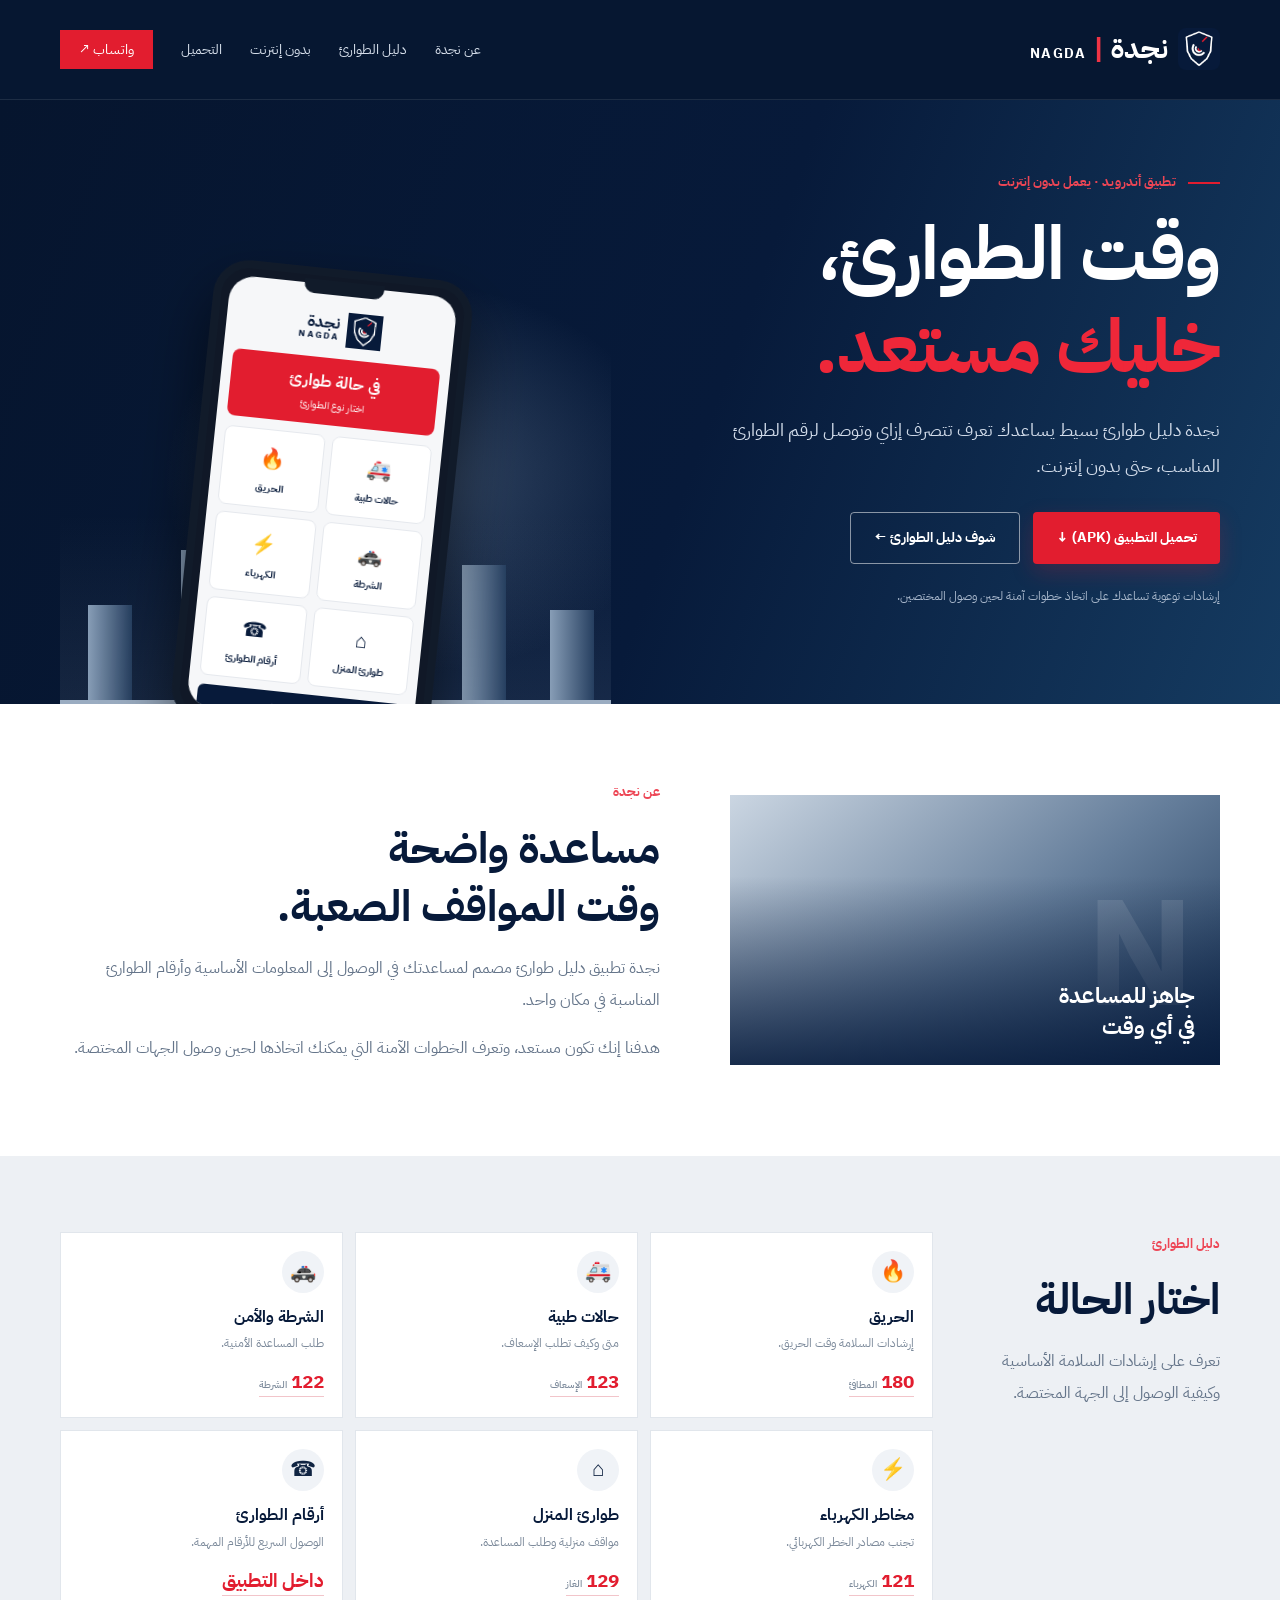
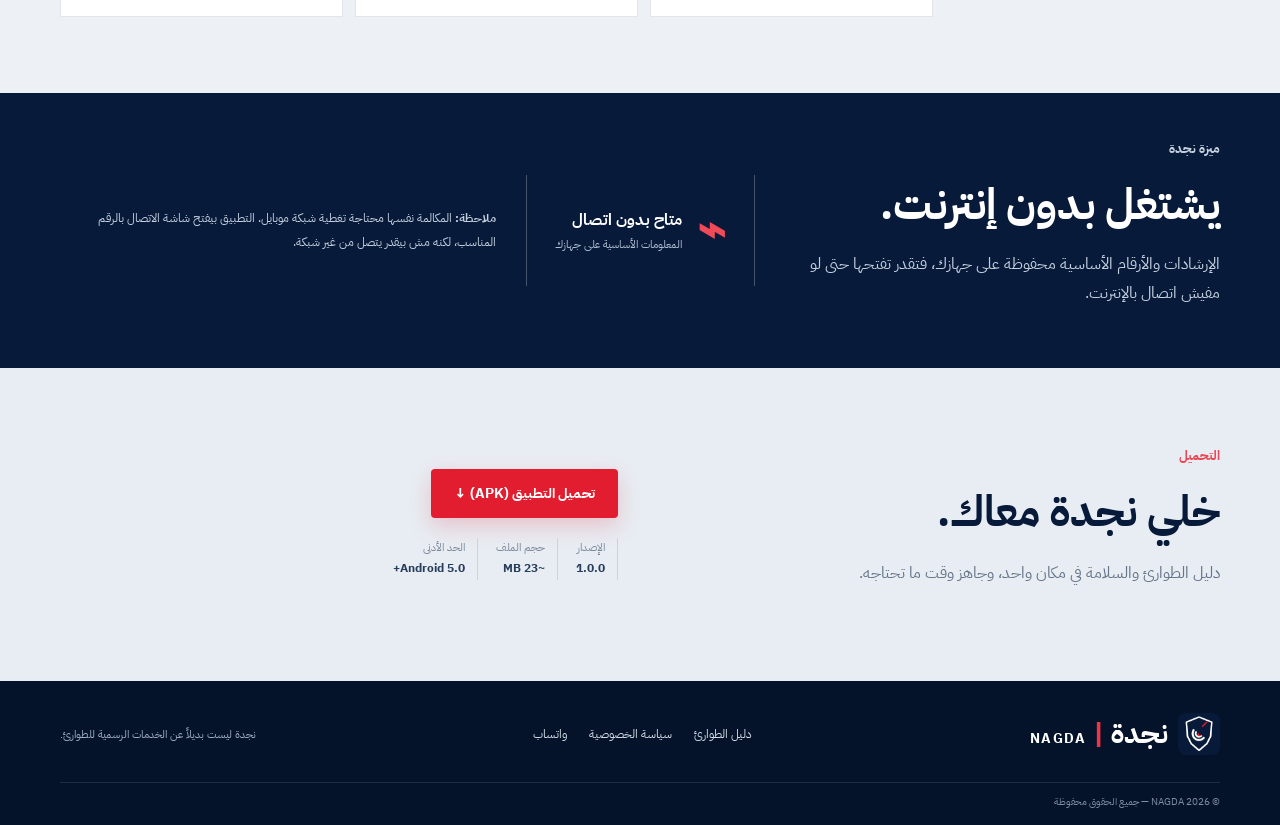
<file: index.html>
<!doctype html>
<html lang="ar" dir="rtl">
<head>
    <meta charset="utf-8">
    <meta name="viewport" content="width=device-width,initial-scale=1">
    <title>نجدة | NAGDA — دليل طوارئ بدون إنترنت</title>
    <meta name="description" content="نجدة دليل طوارئ بسيط لأندرويد يساعدك تعرف تتصرف إزاي وتوصل لرقم الطوارئ المناسب في مصر، حتى بدون إنترنت.">
    <meta name="theme-color" content="#071A3A">
    
    <link rel="icon" href="nagda_site.png" type="image/png">
    
    <link rel="preconnect" href="https://fonts.googleapis.com">
    <link rel="preconnect" href="https://fonts.gstatic.com" crossorigin>
    <link href="https://fonts.googleapis.com/css2?family=IBM+Plex+Sans+Arabic:wght@400;500;600;700&display=swap" rel="stylesheet">
    
    <link rel="stylesheet" href="style.css">
</head>
<body>

    <header class="header">
        <div class="wrap bar">
            <a class="brand" href="#top">
                <img src="nagda_site.png" alt="لوجو نجدة">
                <span>نجدة <i>|</i> <b dir="ltr">NAGDA</b></span>
            </a>
            <button class="menu" aria-expanded="false" aria-controls="nav">القائمة ☰</button>
            <nav id="nav">
                <a href="#about">عن نجدة</a>
                <a href="#guide">دليل الطوارئ</a>
                <a href="#offline">بدون إنترنت</a>
                <a href="#download">التحميل</a>
                <a class="wa" href="https://wa.me/johnlatiff" target="_blank" rel="noopener">واتساب ↗</a>
            </nav>
        </div>
    </header>

    <main id="top">

        <section class="hero">
            <div class="wrap hero-grid">
                <div class="hero-copy">
                    <p class="eyebrow">تطبيق أندرويد · يعمل بدون إنترنت</p>
                    <h1>وقت الطوارئ،<br><em>خليك مستعد.</em></h1>
                    <p class="lead">نجدة دليل طوارئ بسيط يساعدك تعرف تتصرف إزاي وتوصل لرقم الطوارئ المناسب، حتى بدون إنترنت.</p>
                    <div class="actions">
                        <a class="btn red" href="https://apkpure.com/nagda/com.example.nagda_app" target="_blank" rel="noopener">تحميل التطبيق (APK) ↓</a>
                        <a class="btn outline" href="#guide">شوف دليل الطوارئ ←</a>
                    </div>
                    <p class="note">إرشادات توعوية تساعدك على اتخاذ خطوات آمنة لحين وصول المختصين.</p>
                </div>
                
                <div class="hero-art">
                    <div class="skyline"><i></i><i></i><i></i><i></i><i></i><i></i></div>
                    <div class="phone">
                        <div class="notch"></div>
                        <div class="screen">
                            <div class="appbrand">
                                <img src="nagda_site.png" alt="لوجو نجدة">
                                <b>نجدة<small>NAGDA</small></b>
                            </div>
                            <div class="alert">في حالة طوارئ<small>اختار نوع الطوارئ</small></div>
                            <div class="tiles">
                                <div>🚑<b>حالات طبية</b></div>
                                <div>🔥<b>الحريق</b></div>
                                <div>🚓<b>الشرطة</b></div>
                                <div>⚡<b>الكهرباء</b></div>
                                <div>⌂<b>طوارئ المنزل</b></div>
                                <div>☎<b>أرقام الطوارئ</b></div>
                            </div>
                            <div class="offline-tag">✓ يعمل بدون إنترنت</div>
                        </div>
                    </div>
                </div>
            </div>
        </section>

        <section class="about section" id="about">
            <div class="wrap about-grid">
                <div class="editorial-art">
                    <span>N</span>
                    <b>جاهز للمساعدة<br>في أي وقت</b>
                </div>
                <div>
                    <p class="kicker">عن نجدة</p>
                    <h2>مساعدة واضحة<br>وقت المواقف الصعبة.</h2>
                    <p>نجدة تطبيق دليل طوارئ مصمم لمساعدتك في الوصول إلى المعلومات الأساسية وأرقام الطوارئ المناسبة في مكان واحد.</p>
                    <p>هدفنا إنك تكون مستعد، وتعرف الخطوات الآمنة التي يمكنك اتخاذها لحين وصول الجهات المختصة.</p>
                </div>
            </div>
        </section>

        <section class="guide section" id="guide">
            <div class="wrap guide-grid">
                <div class="intro">
                    <p class="kicker">دليل الطوارئ</p>
                    <h2>اختار الحالة</h2>
                    <p>تعرف على إرشادات السلامة الأساسية وكيفية الوصول إلى الجهة المختصة.</p>
                </div>
                <div class="cards">
                    <article><span>🔥</span><h3>الحريق</h3><p>إرشادات السلامة وقت الحريق.</p><a href="tel:180">180 <small>المطافئ</small></a></article>
                    <article><span>🚑</span><h3>حالات طبية</h3><p>متى وكيف تطلب الإسعاف.</p><a href="tel:123">123 <small>الإسعاف</small></a></article>
                    <article><span>🚓</span><h3>الشرطة والأمن</h3><p>طلب المساعدة الأمنية.</p><a href="tel:122">122 <small>الشرطة</small></a></article>
                    <article><span>⚡</span><h3>مخاطر الكهرباء</h3><p>تجنب مصادر الخطر الكهربائي.</p><a href="tel:121">121 <small>الكهرباء</small></a></article>
                    <article><span>⌂</span><h3>طوارئ المنزل</h3><p>مواقف منزلية وطلب المساعدة.</p><a href="tel:129">129 <small>الغاز</small></a></article>
                    <article><span>☎</span><h3>أرقام الطوارئ</h3><p>الوصول السريع للأرقام المهمة.</p><a href="#download">داخل التطبيق</a></article>
                </div>
            </div>
        </section>

        <section class="offline-section" id="offline">
            <div class="wrap offline-grid">
                <div>
                    <p class="kicker">ميزة نجدة</p>
                    <h2>يشتغل بدون إنترنت.</h2>
                    <p>الإرشادات والأرقام الأساسية محفوظة على جهازك، فتقدر تفتحها حتى لو مفيش اتصال بالإنترنت.</p>
                </div>
                <div class="wifi-mark">
                    <strong>⌁</strong>
                    <span><b>متاح بدون اتصال</b><small>المعلومات الأساسية على جهازك</small></span>
                </div>
                <p class="offline-note"><b>ملاحظة:</b> المكالمة نفسها محتاجة تغطية شبكة موبايل. التطبيق بيفتح شاشة الاتصال بالرقم المناسب، لكنه مش بيقدر يتصل من غير شبكة.</p>
            </div>
        </section>

        <section class="download section" id="download">
            <div class="wrap download-grid">
                <div>
                    <p class="kicker">التحميل</p>
                    <h2>خلي نجدة معاك.</h2>
                    <p>دليل الطوارئ والسلامة في مكان واحد، وجاهز وقت ما تحتاجه.</p>
                </div>
                <div>
                    <a class="btn red" href="https://apkpure.com/nagda/com.example.nagda_app" target="_blank" rel="noopener">تحميل التطبيق (APK) ↓</a>
                    <div class="meta">
                        <span>الإصدار<b>1.0.0</b></span>
                        <span>حجم الملف<b>~23 MB</b></span>
                        <span>الحد الأدنى<b>Android 5.0+</b></span>
                    </div>
                </div>
            </div>
        </section>

    </main>

    <footer>
        <div class="wrap foot">
            <a class="brand" href="#top">
                <img src="nagda_site.png" alt="لوجو نجدة">
                <span>نجدة <i>|</i> <b dir="ltr">NAGDA</b></span>
            </a>
            <nav>
                <a href="#guide">دليل الطوارئ</a>
                <a href="privacy.html">سياسة الخصوصية</a>
                <a href="https://wa.me/johnlatiff" target="_blank" rel="noopener">واتساب</a>
            </nav>
            <p>نجدة ليست بديلاً عن الخدمات الرسمية للطوارئ.</p>
        </div>
        <div class="wrap copyright">© <span id="year"></span> NAGDA — جميع الحقوق محفوظة</div>
    </footer>

    <script src="script.js" defer></script>
</body>
</html>
</file>
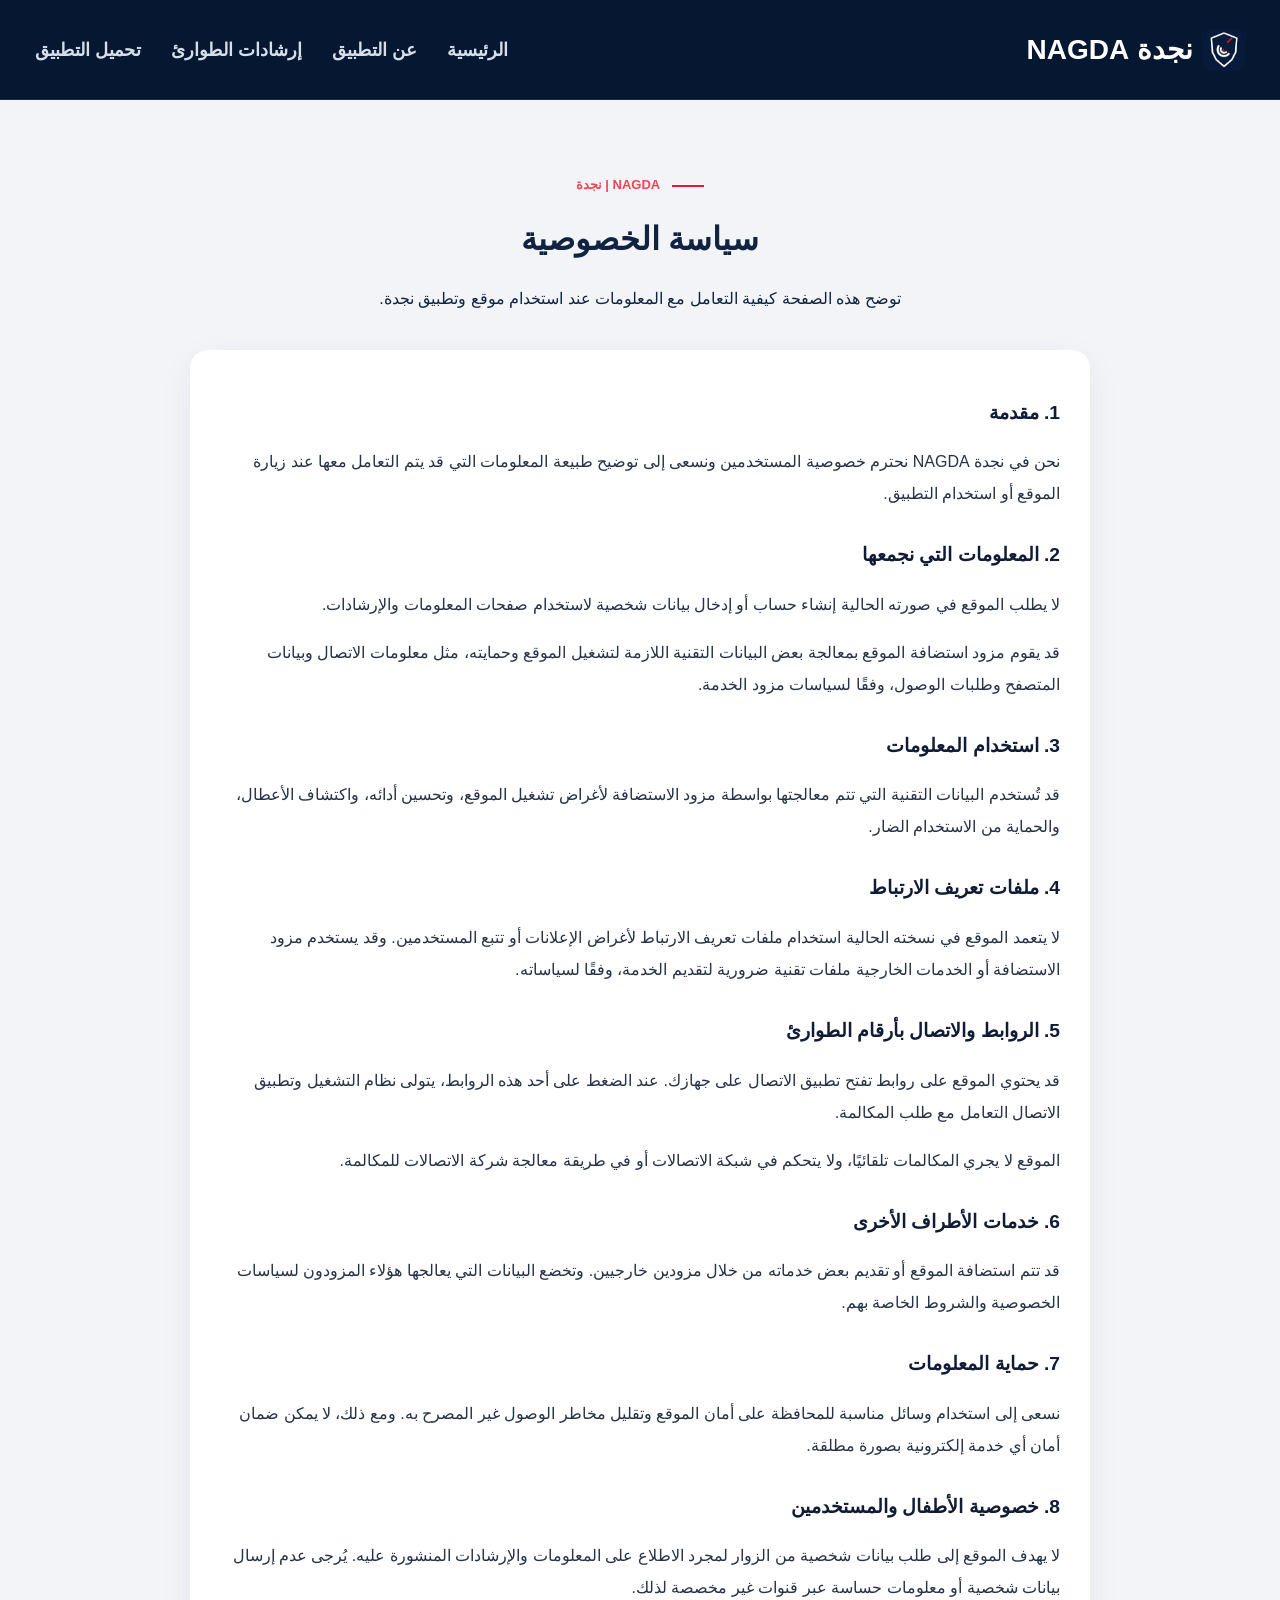
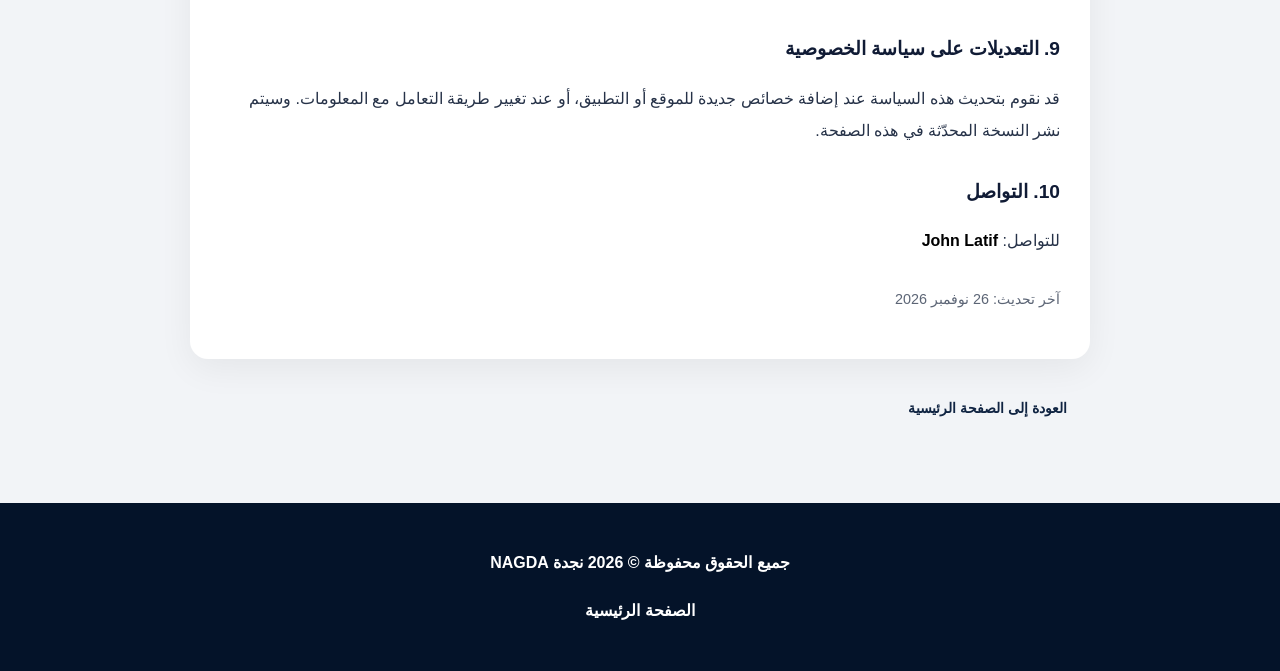
<file: privacy.html>
<!DOCTYPE html>
<html lang="ar" dir="rtl">
<head>
  <meta charset="UTF-8">
  <meta name="viewport" content="width=device-width, initial-scale=1.0">

  <title>سياسة الخصوصية | نجدة NAGDA</title>
  <meta
    name="description"
    content="سياسة الخصوصية لموقع وتطبيق نجدة NAGDA."
  >
  <meta name="theme-color" content="#101b35">

  <link rel="icon" href="nagda_site.png" type="image/png">
  <link rel="stylesheet" href="style.css">

  <style>
    .privacy-page {
      min-height: 70vh;
      padding: 70px 0;
    }

    .privacy-container {
      width: min(900px, 92%);
      margin: auto;
    }

    .privacy-header {
      margin-bottom: 35px;
      text-align: center;
    }

    .privacy-header h1 {
      margin: 12px 0;
    }

    .privacy-header p {
      line-height: 1.9;
    }

    .privacy-content {
      padding: 30px;
      border-radius: 18px;
      background: #fff;
      box-shadow: 0 10px 35px rgba(0, 0, 0, 0.06);
      color: #263248;
    }

    .privacy-content section {
      margin-bottom: 28px;
    }

    .privacy-content h2 {
      margin-bottom: 10px;
      color: #101b35;
      font-size: 1.2rem;
    }

    .privacy-content p,
    .privacy-content li {
      line-height: 2;
    }

    .privacy-content ul {
      padding-right: 22px;
    }

    .privacy-updated {
      margin-top: 25px;
      font-size: 0.9rem;
      opacity: 0.75;
    }

    .privacy-back {
      display: inline-block;
      margin-top: 25px;
      text-decoration: none;
    }

    @media (max-width: 600px) {
      .privacy-page {
        padding: 45px 0;
      }

      .privacy-content {
        padding: 20px;
      }
    }
    .site-footer {
  text-align: center;
  font-weight: 800;
  padding: 28px 16px;
  line-height: 2;
}
  </style>
</head>

<body>

  <!-- Header -->
<header class="header">
  <div class="container nav-wrap">

    <a href="index.html" class="brand">
      <img src="nagda_site.png" alt="شعار نجدة" class="logo">
      <span>نجدة NAGDA</span>
    </a>

    <button class="menu"
      type="button"
      aria-label="فتح القائمة"
      aria-controls="nav"
      aria-expanded="false">
      ☰
    </button>

    <nav class="nav" id="nav">
      <a href="index.html#home">الرئيسية</a>
      <a href="index.html#about">عن التطبيق</a>
      <a href="index.html#guides">إرشادات الطوارئ</a>
      <a href="index.html#download">تحميل التطبيق</a>
    </nav>

  </div>
</header>


  <main class="privacy-page">

    <div class="privacy-container">

      <div class="privacy-header">
        <span class="eyebrow">NAGDA | نجدة</span>
        <h1>سياسة الخصوصية</h1>
        <p>
          توضح هذه الصفحة كيفية التعامل مع المعلومات عند استخدام
          موقع وتطبيق نجدة.
        </p>
      </div>


      <div class="privacy-content">

        <section>
          <h2>1. مقدمة</h2>
          <p>
            نحن في نجدة NAGDA نحترم خصوصية المستخدمين ونسعى إلى توضيح
            طبيعة المعلومات التي قد يتم التعامل معها عند زيارة الموقع
            أو استخدام التطبيق.
          </p>
        </section>


        <section>
          <h2>2. المعلومات التي نجمعها</h2>
          <p>
            لا يطلب الموقع في صورته الحالية إنشاء حساب أو إدخال بيانات
            شخصية لاستخدام صفحات المعلومات والإرشادات.
          </p>
          <p>
            قد يقوم مزود استضافة الموقع بمعالجة بعض البيانات التقنية
            اللازمة لتشغيل الموقع وحمايته، مثل معلومات الاتصال وبيانات
            المتصفح وطلبات الوصول، وفقًا لسياسات مزود الخدمة.
          </p>
        </section>


        <section>
          <h2>3. استخدام المعلومات</h2>
          <p>
            قد تُستخدم البيانات التقنية التي تتم معالجتها بواسطة مزود
            الاستضافة لأغراض تشغيل الموقع، وتحسين أدائه، واكتشاف
            الأعطال، والحماية من الاستخدام الضار.
          </p>
        </section>


        <section>
          <h2>4. ملفات تعريف الارتباط</h2>
          <p>
            لا يتعمد الموقع في نسخته الحالية استخدام ملفات تعريف
            الارتباط لأغراض الإعلانات أو تتبع المستخدمين.
            وقد يستخدم مزود الاستضافة أو الخدمات الخارجية ملفات
            تقنية ضرورية لتقديم الخدمة، وفقًا لسياساته.
          </p>
        </section>


        <section>
          <h2>5. الروابط والاتصال بأرقام الطوارئ</h2>
          <p>
            قد يحتوي الموقع على روابط تفتح تطبيق الاتصال على جهازك.
            عند الضغط على أحد هذه الروابط، يتولى نظام التشغيل وتطبيق
            الاتصال التعامل مع طلب المكالمة.
          </p>
          <p>
            الموقع لا يجري المكالمات تلقائيًا، ولا يتحكم في شبكة
            الاتصالات أو في طريقة معالجة شركة الاتصالات للمكالمة.
          </p>
        </section>


        <section>
          <h2>6. خدمات الأطراف الأخرى</h2>
          <p>
            قد تتم استضافة الموقع أو تقديم بعض خدماته من خلال مزودين
            خارجيين. وتخضع البيانات التي يعالجها هؤلاء المزودون
            لسياسات الخصوصية والشروط الخاصة بهم.
          </p>
        </section>


        <section>
          <h2>7. حماية المعلومات</h2>
          <p>
            نسعى إلى استخدام وسائل مناسبة للمحافظة على أمان الموقع
            وتقليل مخاطر الوصول غير المصرح به. ومع ذلك، لا يمكن ضمان
            أمان أي خدمة إلكترونية بصورة مطلقة.
          </p>
        </section>


        <section>
          <h2>8. خصوصية الأطفال والمستخدمين</h2>
          <p>
            لا يهدف الموقع إلى طلب بيانات شخصية من الزوار لمجرد
            الاطلاع على المعلومات والإرشادات المنشورة عليه.
            يُرجى عدم إرسال بيانات شخصية أو معلومات حساسة عبر
            قنوات غير مخصصة لذلك.
          </p>
        </section>


        <section>
          <h2>9. التعديلات على سياسة الخصوصية</h2>
          <p>
            قد نقوم بتحديث هذه السياسة عند إضافة خصائص جديدة للموقع
            أو التطبيق، أو عند تغيير طريقة التعامل مع المعلومات.
            وسيتم نشر النسخة المحدّثة في هذه الصفحة.
          </p>
        </section>


        <section>
        <h2>10. التواصل</h2>
        <p>
            للتواصل:
            <a class="contact-name" href="https://wa.me/johnlatiff">
            John Latif
            </a>
        </p>
        </section>


        <p class="privacy-updated">
          آخر تحديث: 26 نوفمبر 2026
        </p>

      </div>

      <a class="btn btn-primary privacy-back" href="index.html">
        العودة إلى الصفحة الرئيسية
      </a>

    </div>

  </main>


  <!-- Footer -->
 <footer class="site-footer">
  <p><strong>جميع الحقوق محفوظة © 2026 نجدة NAGDA</strong></p>
  <p>
    <a href="https://nagda-egypt.vercel.app">
      الصفحة الرئيسية
    </a>
  </p>
</footer>


  <script src="script.js" defer></script>

  <!-- تعطيل بعض اختصارات الفحص فقط، وليس حماية حقيقية للموقع -->
  <script>
    document.addEventListener("contextmenu", function (event) {
      event.preventDefault();
    });

    document.addEventListener("keydown", function (event) {
      const key = event.key.toLowerCase();

      const blocked =
        key === "f12" ||
        (event.ctrlKey && event.shiftKey && ["i", "j", "c"].includes(key)) ||
        (event.ctrlKey && key === "u") ||
        (event.metaKey && event.altKey && ["i", "j", "c"].includes(key));

      if (blocked) {
        event.preventDefault();
        event.stopPropagation();
      }
    });
  </script>

</body>
</html>
</file>
<file: style.css>
* {
  box-sizing: border-box;
}

html {
  scroll-behavior: smooth;
  scroll-padding-top: 85px;
}

body {
  margin: 0;
  background: #f2f4f7;
  color: #102442;
  font-family: 'IBM Plex Sans Arabic', sans-serif;
  line-height: 1.8;
}

a {
  text-decoration: none;
  color: inherit;
}

.wrap {
  width: min(1160px, calc(100% - 48px));
  margin: auto;
}

.header {
  height: 76px;
  background: #061731;
  color: white;
  position: sticky;
  top: 0;
  z-index: 10;
  border-bottom: 1px solid #ffffff18;
}

.bar {
  height: 100%;
  display: flex;
  align-items: center;
  justify-content: space-between;
  gap: 25px;
}

.brand {
  display: flex;
  align-items: center;
  gap: 10px;
  font-size: 20px;
  font-weight: 700;
  white-space: nowrap;
}

.brand img {
  width: 42px;
  height: 42px;
  object-fit: contain;
  border-radius: 8px;
}

.brand i {
  color: #ef3445;
  font-style: normal;
}

.brand b {
  font-size: 14px;
  letter-spacing: 1.5px;
}

nav {
  display: flex;
  align-items: center;
  gap: 28px;
  font-size: 14px;
  color: #d5deea;
}

nav a:hover {
  color: white;
}

.wa {
  background: #e21d2f;
  padding: 7px 19px;
  color: #fff;
}

.menu {
  display: none;
}

.hero {
  background: linear-gradient(110deg, #06152e, #071a3a 55%, #153b61);
  color: white;
  position: relative;
  overflow: hidden;
}

.hero-grid {
  min-height: 555px;
  display: grid;
  grid-template-columns: 1.05fr 0.95fr;
  align-items: center;
}

.hero-copy {
  padding: 70px 0 85px;
  max-width: 590px;
}

.eyebrow,
.kicker {
  color: #ed4655;
  font-size: 13px;
  font-weight: 700;
  margin: 0 0 16px;
}

.eyebrow::before {
  content: '';
  display: inline-block;
  width: 32px;
  height: 2px;
  background: #e21d2f;
  margin-left: 12px;
  vertical-align: middle;
}

.hero h1 {
  font-size: clamp(44px, 5.8vw, 74px);
  line-height: 1.25;
  margin: 0 0 18px;
  letter-spacing: -1px;
}

.hero h1 em {
  color: #ef2739;
  font-style: normal;
}

.lead {
  font-size: 18px;
  line-height: 2;
  color: #d2dcea;
  max-width: 550px;
}

.actions {
  display: flex;
  gap: 13px;
  flex-wrap: wrap;
  margin-top: 28px;
}

.btn {
  display: inline-flex;
  align-items: center;
  justify-content: center;
  padding: 12px 23px;
  border-radius: 4px;
  font-weight: 700;
  font-size: 14px;
  transition: 0.2s;
}

.btn:hover {
  transform: translateY(-2px);
}

.red {
  background: #e21d2f;
  color: white;
  box-shadow: 0 8px 22px #e21d2f35;
}

.outline {
  border: 1px solid #ffffff85;
  color: white;
}

.outline:hover {
  background: white;
  color: #071a3a;
}

.note {
  font-size: 12px;
  color: #a9b8cc;
  margin-top: 22px;
}

.hero-art {
  height: 500px;
  position: relative;
  align-self: end;
  overflow: hidden;
  background: radial-gradient(
    ellipse at 65% 55%,
    #8da5be55,
    transparent 50%
  );
}

.skyline {
  position: absolute;
  bottom: 0;
  left: 0;
  right: 0;
  height: 190px;
  border-bottom: 4px solid #9aacc1;
  background: linear-gradient(transparent, #aab9ca18);
}

.skyline i {
  position: absolute;
  bottom: 0;
  width: 8%;
  background: linear-gradient(90deg, #879db6, #263f60);
  height: 100px;
}

.skyline i:nth-child(1) {
  left: 5%;
  height: 95px;
}

.skyline i:nth-child(2) {
  left: 22%;
  height: 150px;
}

.skyline i:nth-child(3) {
  left: 39%;
  height: 120px;
}

.skyline i:nth-child(4) {
  left: 55%;
  height: 185px;
}

.skyline i:nth-child(5) {
  left: 73%;
  height: 135px;
}

.skyline i:nth-child(6) {
  left: 89%;
  height: 90px;
}

.phone {
  position: absolute;
  z-index: 2;
  bottom: -30px;
  left: 24%;
  width: 260px;
  height: 465px;
  background: #101827;
  border: 8px solid #111b2a;
  border-radius: 36px;
  padding: 8px;
  transform: rotate(6deg);
  box-shadow: 0 28px 60px #0008;
}

.notch {
  position: absolute;
  z-index: 3;
  top: 4px;
  left: 50%;
  transform: translateX(-50%);
  width: 80px;
  height: 14px;
  background: #111b2a;
  border-radius: 0 0 10px 10px;
}

.screen {
  height: 100%;
  border-radius: 25px;
  background: #f6f7f9;
  color: #071a3a;
  padding: 26px 10px 10px;
  overflow: hidden;
}

.appbrand {
  display: flex;
  justify-content: center;
  align-items: center;
  gap: 7px;
  margin-bottom: 12px;
}

.appbrand img {
  width: 35px;
  height: 35px;
}

.appbrand b {
  font-size: 16px;
  line-height: 1.1;
}

.appbrand small {
  display: block;
  font-size: 9px;
  letter-spacing: 2px;
}

.alert {
  background: #e21d2f;
  color: white;
  text-align: center;
  border-radius: 8px;
  padding: 10px;
  font-weight: 700;
}

.alert small {
  display: block;
  font-size: 10px;
  font-weight: 400;
}

.tiles {
  display: grid;
  grid-template-columns: 1fr 1fr;
  gap: 7px;
  margin-top: 10px;
}

.tiles div {
  background: white;
  border: 1px solid #e5e8ed;
  border-radius: 8px;
  text-align: center;
  padding: 10px 4px;
  display: grid;
  gap: 3px;
  font-size: 20px;
}

.tiles b {
  font-size: 10px;
}

.offline-tag {
  background: #071a3a;
  color: white;
  text-align: center;
  border-radius: 6px;
  margin-top: 9px;
  padding: 7px;
  font-size: 10px;
}

.section {
  padding: 76px 0;
}

.about {
  background: #fff;
}

.about-grid {
  display: grid;
  grid-template-columns: 0.9fr 1.1fr;
  gap: 70px;
  align-items: center;
}

.editorial-art {
  height: 270px;
  background: linear-gradient(140deg, #cbd6e2, #657e9b 55%, #1b3658);
  position: relative;
  overflow: hidden;
  color: white;
  padding: 25px;
}

.editorial-art::after {
  content: '';
  position: absolute;
  inset: 0;
  background: linear-gradient(0deg, #061a3bd9, transparent 70%);
}

.editorial-art span {
  font-size: 150px;
  font-weight: 700;
  color: #ffffff20;
}

.editorial-art b {
  position: absolute;
  z-index: 1;
  bottom: 22px;
  right: 25px;
  font-size: 22px;
  line-height: 1.4;
}

.about h2,
.intro h2,
.offline-section h2,
.download h2 {
  font-size: clamp(30px, 3.6vw, 43px);
  line-height: 1.35;
  margin: 0 0 16px;
  color: #071a3a;
}

.about p:not(.kicker),
.intro > p:not(.kicker),
.download-grid > div > p:not(.kicker) {
  color: #65758a;
  line-height: 2;
}

.guide {
  background: #edf0f4;
}

.guide-grid {
  display: grid;
  grid-template-columns: 245px 1fr;
  gap: 42px;
}

.intro {
  position: sticky;
  top: 105px;
  align-self: start;
}

.cards {
  display: grid;
  grid-template-columns: repeat(3, 1fr);
  gap: 12px;
}

.cards article {
  background: white;
  border: 1px solid #e1e6ec;
  padding: 18px;
  min-height: 185px;
  transition: 0.2s;
}

.cards article:hover {
  transform: translateY(-3px);
  border-color: #bdc9d8;
}

.cards article > span {
  width: 42px;
  height: 42px;
  display: grid;
  place-items: center;
  background: #f0f3f7;
  border-radius: 50%;
  font-size: 21px;
  margin-bottom: 10px;
}

.cards h3 {
  font-size: 16px;
  margin: 0;
  color: #071a3a;
}

.cards p {
  font-size: 12px;
  color: #7b899a;
  margin: 2px 0 10px;
}

.cards a {
  font-size: 19px;
  font-weight: 700;
  color: #e21d2f;
  border-bottom: 1px solid #f2c5ca;
}

.cards small {
  font-size: 10px;
  color: #7b899a;
  font-weight: 500;
}

.warning {
  font-size: 12px;
  color: #7c899a;
  margin-top: 18px;
}

.offline-section {
  background: #071a3a;
  color: white;
  padding: 44px 0;
}

.offline-grid {
  display: grid;
  grid-template-columns: 1fr auto 1fr;
  gap: 30px;
  align-items: center;
}

.offline-section h2 {
  color: white;
  margin-bottom: 6px;
}

.offline-section p {
  color: #c5d0df;
}

.wifi-mark {
  display: flex;
  align-items: center;
  gap: 15px;
  padding: 12px 28px;
  border-inline: 1px solid #ffffff40;
}

.wifi-mark strong {
  font-size: 48px;
  color: #f04a59;
}

.wifi-mark b,
.wifi-mark small {
  display: block;
}

.wifi-mark small {
  font-size: 11px;
  color: #afbed1;
}

.offline-note {
  font-size: 12px;
  line-height: 2;
  margin: 0;
}

.download {
  background: #e8edf3;
}

.download-grid {
  display: grid;
  grid-template-columns: 1fr 1fr;
  gap: 45px;
  align-items: center;
}

.disabled {
  opacity: 0.95;
}

.meta {
  display: flex;
  gap: 18px;
  flex-wrap: wrap;
  margin-top: 20px;
}

.meta span {
  font-size: 11px;
  color: #7b899a;
  border-inline-start: 1px solid #cbd3dd;
  padding-inline-start: 12px;
}

.meta b {
  display: block;
  color: #263d5c;
  font-size: 12px;
}

footer {
  background: #041329;
  color: white;
  padding: 28px 0 14px;
}

.foot {
  display: flex;
  align-items: center;
  justify-content: space-between;
  gap: 20px;
}

.foot nav {
  gap: 22px;
  font-size: 12px;
}

.foot p {
  font-size: 11px;
  color: #9eacc0;
  margin: 0;
}

.copyright {
  border-top: 1px solid #ffffff1c;
  margin-top: 22px;
  padding-top: 10px;
  font-size: 10px;
  color: #7e8da3;
}

/* Tablet */
@media (max-width: 900px) {
  .hero-grid {
    grid-template-columns: 1fr 0.8fr;
  }

  .hero h1 {
    font-size: 52px;
  }

  .phone {
    left: 10%;
    transform: rotate(5deg) scale(0.9);
    transform-origin: bottom left;
  }

  .guide-grid {
    grid-template-columns: 1fr;
  }

  .intro {
    position: static;
  }

  .offline-grid {
    grid-template-columns: 1fr 1fr;
  }

  .offline-note {
    grid-column: 1 / -1;
  }
}

/* Mobile */
@media (max-width: 680px) {
  .wrap {
    width: calc(100% - 32px);
  }

  .header {
    height: 68px;
  }

  .brand {
    font-size: 17px;
  }

  .brand img {
    width: 36px;
    height: 36px;
  }

  .brand b {
    font-size: 12px;
  }

  .menu {
    display: block;
    background: transparent;
    color: white;
    border: 1px solid #ffffff55;
    padding: 7px 12px;
    font: inherit;
  }

  .bar {
    position: relative;
  }

  .bar nav {
    display: none;
    position: absolute;
    top: 68px;
    right: -16px;
    left: -16px;
    background: #061731;
    padding: 14px 24px 20px;
    flex-direction: column;
    align-items: stretch;
    gap: 0;
  }

  .bar nav.open {
    display: flex;
  }

  .bar nav a {
    padding: 10px 0;
    border-bottom: 1px solid #ffffff16;
  }

  .bar nav .wa {
    text-align: center;
    margin-top: 10px;
  }

  .hero-grid {
    display: flex;
    flex-direction: column;
    align-items: stretch;
  }

  .hero-copy {
    padding: 54px 0 8px;
  }

  .hero h1 {
    font-size: clamp(43px, 12vw, 58px);
  }

  .lead {
    font-size: 15px;
  }

  .actions {
    flex-direction: column;
  }

  .actions .btn {
    width: 100%;
  }

  .hero-art {
    height: 370px;
    width: 100%;
  }

  .phone {
    left: 50%;
    transform: translateX(-50%) rotate(4deg) scale(0.88);
    transform-origin: bottom center;
  }

  .section {
    padding: 55px 0;
  }

  .about-grid {
    grid-template-columns: 1fr;
    gap: 25px;
  }

  .editorial-art {
    height: 205px;
    order: 2;
  }

  .cards {
    grid-template-columns: repeat(2, 1fr);
    gap: 9px;
  }

  .cards article {
    padding: 14px;
    min-height: 175px;
  }

  .offline-grid {
    grid-template-columns: 1fr;
    gap: 18px;
  }

  .wifi-mark {
    border-inline: 0;
    border-block: 1px solid #ffffff35;
    padding: 14px 0;
  }

  .offline-note {
    grid-column: auto;
  }

  .download-grid {
    grid-template-columns: 1fr;
    gap: 20px;
  }

  .foot {
    align-items: flex-start;
    flex-direction: column;
  }

  .foot nav {
    flex-wrap: wrap;
    gap: 14px;
  }
}

/* Small phones */
@media (max-width: 360px) {
  .cards {
    grid-template-columns: 1fr;
  }
}

.contact-name {
  color: #000000;
  font-weight: 800;
  text-decoration: none;
  transition: color 0.3s ease;
}

.contact-name:hover {
  color: #000000;
  text-decoration: underline;
}

@media (min-width: 769px) {
  .header {
    width: 100%;
    min-height: 100px;
    position: relative;
  }

  .nav-wrap {
    min-height: 100px;
    display: flex;
    flex-direction: row;
    justify-content: space-between;
    align-items: center;
    padding: 20px 35px;
  }

  .brand {
    font-size: 28px;
    font-weight: 900;
  }

  .logo {
    width: 60px;
    height: 60px;
  }

  .nav {
    display: flex;
    gap: 30px;
    align-items: center;
  }

  .nav a {
    font-size: 18px;
    font-weight: 700;
  }

  .menu {
    display: none;
  }
}
</file>
